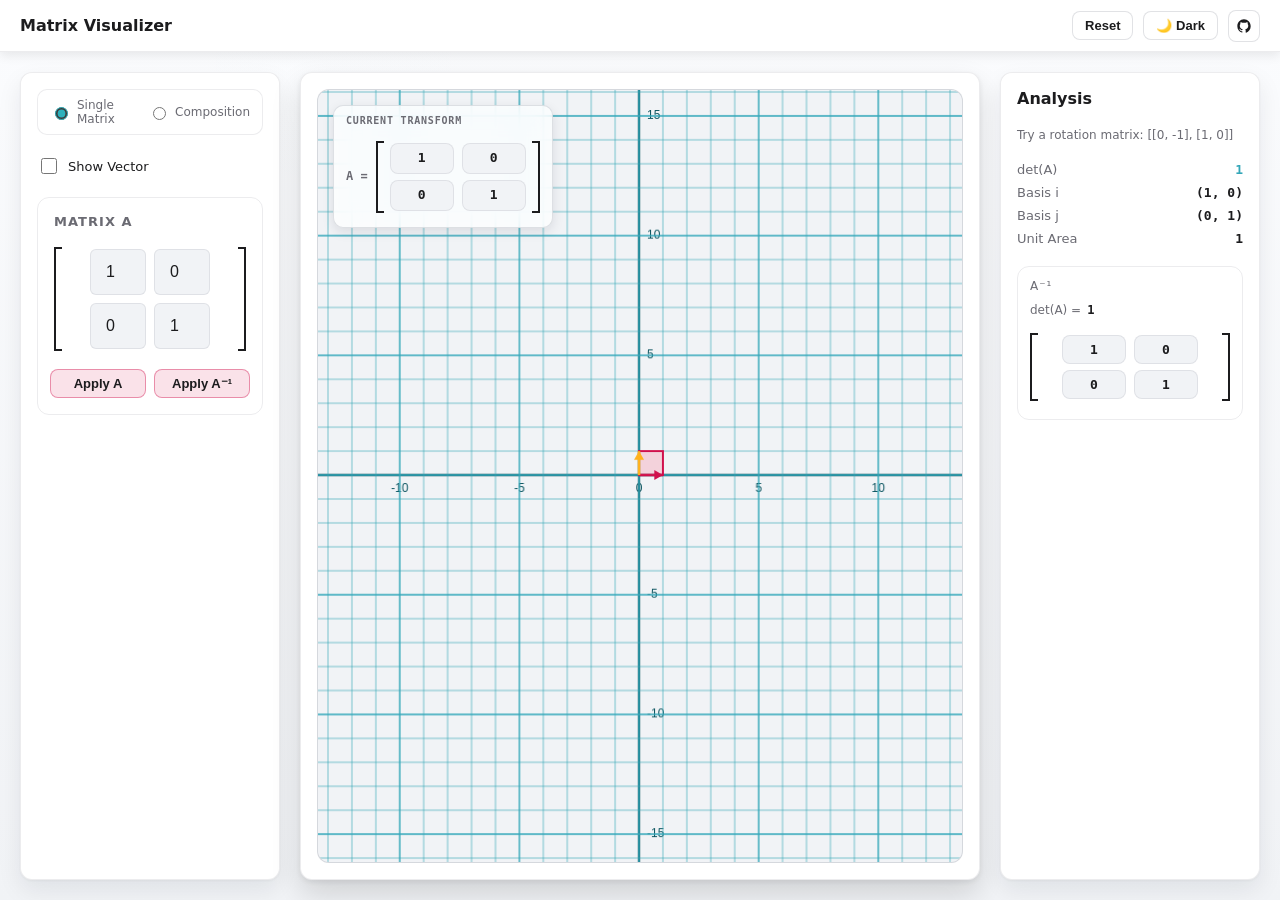
<file: index.html>
<!doctype html>
<html lang="en">
  <head>
    <meta charset="utf-8" />
    <meta name="viewport" content="width=device-width, initial-scale=1" />
    <title>Matrix Linear Transformation Visualizer</title>
    <link rel="stylesheet" href="style.css" />
  </head>
  <body class="light-theme">
    <div class="app">
      <header class="topbar">
        <div class="topbar-title">Matrix Visualizer</div>
        <div class="topbar-actions">
          <button id="reset" class="btn btn-ghost" type="button">Reset</button>
          <button id="themeToggle" class="btn btn-ghost" type="button">🌙 Dark</button>
          <a
            id="githubLink"
            class="btn btn-ghost icon-btn"
            href="https://github.com/Z-ready/matrix-visualizer"
            target="_blank"
            rel="noreferrer"
            aria-label="Open GitHub repository"
          >
            <svg viewBox="0 0 24 24" aria-hidden="true" focusable="false">
              <path
                d="M12 2C6.48 2 2 6.58 2 12.26c0 4.5 2.87 8.32 6.84 9.67.5.1.68-.22.68-.49 0-.24-.01-.88-.01-1.73-2.78.62-3.37-1.37-3.37-1.37-.46-1.18-1.12-1.49-1.12-1.49-.92-.64.07-.63.07-.63 1.02.07 1.55 1.07 1.55 1.07.9 1.58 2.36 1.12 2.94.86.09-.67.35-1.12.64-1.38-2.22-.26-4.56-1.14-4.56-5.06 0-1.12.39-2.03 1.03-2.74-.1-.26-.45-1.3.1-2.71 0 0 .84-.27 2.75 1.05.8-.23 1.65-.34 2.5-.34.85 0 1.7.12 2.5.34 1.9-1.32 2.74-1.05 2.74-1.05.55 1.41.2 2.45.1 2.71.64.71 1.03 1.62 1.03 2.74 0 3.93-2.34 4.79-4.57 5.05.36.32.68.95.68 1.92 0 1.39-.01 2.5-.01 2.84 0 .27.18.6.69.49 3.97-1.35 6.83-5.17 6.83-9.67C22 6.58 17.52 2 12 2z"
              />
            </svg>
          </a>
        </div>
      </header>

      <main class="main-layout">
        <aside class="panel left-panel">
          <div class="section">
            <div class="mode-selector" role="radiogroup" aria-label="Transformation mode">
              <label>
                <input type="radio" name="mode" value="single" checked />
                Single Matrix
              </label>
              <label>
                <input type="radio" name="mode" value="compose" />
                Composition
              </label>
            </div>
          </div>

          <div class="section">
            <label class="toggle">
              <input id="vectorToggle" type="checkbox" />
              <span>Show Vector</span>
            </label>
          </div>

          <div class="matrix-card" id="matrixAControl">
            <div class="card-title">Matrix A</div>
            <div class="matrix-bracket">
              <div class="matrix-input">
                <input id="m11" type="number" step="0.1" value="1" />
                <input id="m12" type="number" step="0.1" value="0" />
                <input id="m21" type="number" step="0.1" value="0" />
                <input id="m22" type="number" step="0.1" value="1" />
              </div>
            </div>
            <div class="card-actions">
              <button id="applyA" class="btn btn-ghost apply-btn">Apply A</button>
              <button id="applyInverse" class="btn btn-ghost apply-btn" type="button">Apply A⁻¹</button>
            </div>
          </div>

          <div class="matrix-card hidden" id="matrixBControl">
            <div class="card-title">Matrix B</div>
            <div class="matrix-bracket">
              <div class="matrix-input">
                <input id="m11b" type="number" step="0.1" value="1" />
                <input id="m12b" type="number" step="0.1" value="0" />
                <input id="m21b" type="number" step="0.1" value="0" />
                <input id="m22b" type="number" step="0.1" value="1" />
              </div>
            </div>
            <div class="card-actions">
              <button id="applyB" class="btn btn-ghost apply-btn hidden">Apply B</button>
              <button id="applyInverseB" class="btn btn-ghost apply-btn" type="button">Apply B⁻¹</button>
            </div>
          </div>

          <div class="section hidden" id="composeActions">
            <button id="applyCompose" class="btn btn-ghost apply-btn hidden">Apply A∘B</button>
          </div>

          <div class="matrix-card" id="vectorPanel">
            <div class="card-title">Vector v</div>
            <div class="vector-input">
              <input id="vX" type="number" step="0.1" value="2" aria-label="Vector x" />
              <input id="vY" type="number" step="0.1" value="1" aria-label="Vector y" />
            </div>
          </div>
        </aside>

        <section class="canvas-area">
          <div class="viz-stage" id="vizStage">
            <div class="canvas-overlay overlay-left" id="currentMatrixOverlay">
              <div class="overlay-title">Current Transform</div>
              <div class="overlay-line inline">
                <span class="overlay-label" id="currentMatrixLabel">A =</span>
                <div class="matrix-bracket overlay-matrix">
                  <div class="matrix-display overlay-matrix-display">
                    <div id="current11" class="matrix-cell overlay-cell">1</div>
                    <div id="current12" class="matrix-cell overlay-cell">0</div>
                    <div id="current21" class="matrix-cell overlay-cell">0</div>
                    <div id="current22" class="matrix-cell overlay-cell">1</div>
                  </div>
                </div>
              </div>
            </div>
            <div class="canvas-overlay overlay-right" id="analysisOverlay">
              <div class="overlay-line" id="vectorResults">
                <div class="equation-line">
                  <span class="equation-label">v =</span>
                  <div class="matrix-bracket overlay-matrix">
                    <div class="matrix-display overlay-matrix-display vector-column">
                      <div id="vectorXDisplay" class="matrix-cell overlay-cell">2</div>
                      <div id="vectorYDisplay" class="matrix-cell overlay-cell">1</div>
                    </div>
                  </div>
                  <span class="equation-operator">→</span>
                  <span class="equation-label">Av =</span>
                  <div class="matrix-bracket overlay-matrix">
                    <div class="matrix-display overlay-matrix-display vector-column">
                      <div id="vectorTXDisplay" class="matrix-cell overlay-cell">2</div>
                      <div id="vectorTYDisplay" class="matrix-cell overlay-cell">1</div>
                    </div>
                  </div>
                </div>
              </div>
              <div class="overlay-line hidden" id="matrixMultiplyPanel">
                <div class="equation-line compact">
                  <div class="matrix-bracket overlay-matrix">
                    <div class="matrix-display overlay-matrix-display">
                      <div id="mulA11" class="matrix-cell overlay-cell">1</div>
                      <div id="mulA12" class="matrix-cell overlay-cell">0</div>
                      <div id="mulA21" class="matrix-cell overlay-cell">0</div>
                      <div id="mulA22" class="matrix-cell overlay-cell">1</div>
                    </div>
                  </div>
                  <span class="equation-operator">×</span>
                  <div class="matrix-bracket overlay-matrix">
                    <div class="matrix-display overlay-matrix-display">
                      <div id="mulB11" class="matrix-cell overlay-cell">1</div>
                      <div id="mulB12" class="matrix-cell overlay-cell">0</div>
                      <div id="mulB21" class="matrix-cell overlay-cell">0</div>
                      <div id="mulB22" class="matrix-cell overlay-cell">1</div>
                    </div>
                  </div>
                  <span class="equation-operator">=</span>
                  <div class="matrix-bracket overlay-matrix">
                    <div class="matrix-display overlay-matrix-display">
                      <div id="mulC11" class="matrix-cell overlay-cell">1</div>
                      <div id="mulC12" class="matrix-cell overlay-cell">0</div>
                      <div id="mulC21" class="matrix-cell overlay-cell">0</div>
                      <div id="mulC22" class="matrix-cell overlay-cell">1</div>
                    </div>
                  </div>
                </div>
              </div>
            </div>
            <canvas id="viz"></canvas>
          </div>
        </section>

        <aside class="panel right-panel">
          <h2>Analysis</h2>
          <div class="hint" id="hint">Try a rotation matrix: [[0, -1], [1, 0]]</div>

          <div class="analysis-group">
            <div class="analysis-row">
              <span>det(A)</span>
              <span id="detDisplay" class="analysis-value det-value">1</span>
            </div>
            <div class="analysis-row">
              <span>Basis i</span>
              <span id="basisIDisplay" class="analysis-value basis-value">(1, 0)</span>
            </div>
            <div class="analysis-row">
              <span>Basis j</span>
              <span id="basisJDisplay" class="analysis-value basis-value">(0, 1)</span>
            </div>
            <div class="analysis-row">
              <span>Unit Area</span>
              <span id="areaDisplay" class="analysis-value area-value">1</span>
            </div>
          </div>

          <div class="inverse-panel">
            <div class="inverse-header">
              <span class="matrix-label">A⁻¹</span>
            </div>
            <div class="inverse-det">
              <span>det(A) =</span>
              <span id="detADisplay" class="inverse-det-value">1</span>
            </div>
            <div class="matrix-bracket">
              <div class="matrix-display">
                <div id="inv11" class="matrix-cell">1</div>
                <div id="inv12" class="matrix-cell">0</div>
                <div id="inv21" class="matrix-cell">0</div>
                <div id="inv22" class="matrix-cell">1</div>
              </div>
            </div>
            <div id="inverseStatus" class="inverse-warning hidden">Inverse: not defined</div>
            <div id="inverseNotice" class="inverse-notice hidden">Inverse does not exist (det(A)=0)</div>
          </div>

          <div class="inverse-panel hidden" id="inversePanelB">
            <div class="inverse-header">
              <span class="matrix-label">B⁻¹</span>
            </div>
            <div class="inverse-det">
              <span>det(B) =</span>
              <span id="detBDisplay" class="inverse-det-value">1</span>
            </div>
            <div class="matrix-bracket">
              <div class="matrix-display">
                <div id="invB11" class="matrix-cell">1</div>
                <div id="invB12" class="matrix-cell">0</div>
                <div id="invB21" class="matrix-cell">0</div>
                <div id="invB22" class="matrix-cell">1</div>
              </div>
            </div>
            <div id="inverseStatusB" class="inverse-warning hidden">B⁻¹: not defined</div>
            <div id="inverseNoticeB" class="inverse-notice hidden">Inverse of B does not exist (det(B)=0)</div>
          </div>

        </aside>
      </main>
    </div>

    <script type="module" src="main.js"></script>
  </body>
</html>
</file>
<file: style.css>
:root {
  --asagi: #33a6b8;
  --ai: #0d5661;
  --shinbashi: #0089a7;
  --tetsuonando: #255359;
  --kamenozoki: #a5dee4;
  --yamabuki: #ffb11b;
  --nanohana: #f7d94c;
  --tamarokoshi: #e8b647;
  --kohbai: #e16b8c;
  --momo: #f596aa;
  --karakurenai: #d0104c;
  --accent: #2cb1bc;
  --accent-strong: #ff6b6b;
  --accent-soft: #f6c453;
  --accent-rgb: 44, 177, 188;
  --accent-strong-rgb: 255, 107, 107;
  --accent-soft-rgb: 246, 196, 83;
  --shadow: rgba(0, 0, 0, 0.08);
  --shadow-strong: rgba(0, 0, 0, 0.16);
  --glow: rgba(51, 166, 184, 0.04);
  --mono: "JetBrains Mono", "SFMono-Regular", ui-monospace, SFMono-Regular, Menlo, Consolas, monospace;
  font-family: "PingFang SC", "PingFang TC", "PingFang HK", "PingFang", "Helvetica Neue", "SF Pro Text", "SF Pro Display", system-ui, sans-serif;
}

*,
*::before,
*::after {
  box-sizing: border-box;
}

html,
body {
  height: 100%;
}

body {
  margin: 0;
  background: var(--bg);
  color: var(--text);
}

.light-theme {
  --bg: #f1f3f6;
  --bg-alt: #fbfcfe;
  --text: #1c1c1e;
  --panel: #ffffff;
  --panel-border: rgba(15, 23, 42, 0.08);
  --muted: #6b6b73;
  --button-bg: #ffffff;
  --button-border: rgba(15, 23, 42, 0.12);
  --button-text: #1c1c1e;
  --button-hover: rgba(15, 23, 42, 0.06);
  --canvas-border: rgba(15, 23, 42, 0.12);
  --divider: rgba(15, 23, 42, 0.08);
  --overlay-bg: rgba(255, 255, 255, 0.78);
  --overlay-border: rgba(15, 23, 42, 0.12);
  --overlay-shadow: rgba(15, 23, 42, 0.1);
  --panel-shadow: 0 10px 24px rgba(15, 23, 42, 0.08), 0 1px 3px rgba(15, 23, 42, 0.05);
  --panel-inset: inset 0 1px 0 rgba(255, 255, 255, 0.9);
}

.dark-theme {
  --bg: #0f1114;
  --bg-alt: #171b20;
  --text: #f2f2f7;
  --panel: #14171b;
  --panel-border: rgba(255, 255, 255, 0.08);
  --muted: #a1a1aa;
  --button-bg: #14171b;
  --button-border: rgba(255, 255, 255, 0.12);
  --button-text: #f2f2f7;
  --button-hover: rgba(255, 255, 255, 0.08);
  --canvas-border: rgba(255, 255, 255, 0.12);
  --divider: rgba(255, 255, 255, 0.1);
  --overlay-bg: rgba(20, 23, 28, 0.78);
  --overlay-border: rgba(255, 255, 255, 0.16);
  --overlay-shadow: rgba(0, 0, 0, 0.4);
  --panel-shadow: 0 14px 28px rgba(0, 0, 0, 0.45), 0 2px 6px rgba(0, 0, 0, 0.3);
  --panel-inset: inset 0 1px 0 rgba(255, 255, 255, 0.04);
}

.hidden {
  display: none !important;
}

.app {
  min-height: 100vh;
  display: flex;
  flex-direction: column;
  background: linear-gradient(180deg, var(--bg-alt), var(--bg));
  position: relative;
  overflow: hidden;
}

.app::before {
  content: "";
  position: absolute;
  inset: -10% -10% auto -10%;
  height: 50%;
  background: radial-gradient(circle at 30% 35%, var(--glow), transparent 70%);
  pointer-events: none;
  opacity: 0.06;
}

.app > * {
  position: relative;
  z-index: 1;
}

.topbar {
  height: 52px;
  padding: 0 20px;
  display: flex;
  align-items: center;
  justify-content: space-between;
  border-bottom: 1px solid var(--divider);
  background: var(--panel);
  font-weight: 600;
  box-shadow: 0 4px 10px rgba(0, 0, 0, 0.08);
  backdrop-filter: blur(14px);
  -webkit-backdrop-filter: blur(14px);
}

.topbar-title {
  font-size: 16px;
}

.topbar-actions {
  display: flex;
  align-items: center;
  gap: 10px;
}

.main-layout {
  flex: 1;
  min-height: 0;
  display: flex;
  gap: 20px;
  padding: 20px;
}

.panel {
  background: var(--panel);
  border: 1px solid var(--panel-border);
  border-radius: 12px;
  padding: 16px;
  display: flex;
  flex-direction: column;
  gap: 20px;
  min-height: 0;
  overflow: auto;
  box-shadow: var(--panel-shadow);
  position: relative;
}

.panel::after {
  content: "";
  position: absolute;
  inset: 0;
  border-radius: 12px;
  box-shadow: var(--panel-inset);
  pointer-events: none;
}

.left-panel,
.right-panel {
  width: 260px;
}

.canvas-area {
  flex: 1;
  min-width: 0;
  display: flex;
  align-items: center;
  justify-content: center;
  padding: 16px;
  background: var(--panel);
  border: 1px solid var(--panel-border);
  border-radius: 12px;
  box-shadow: 0 14px 30px rgba(0, 0, 0, 0.14), 0 2px 6px rgba(0, 0, 0, 0.08);
  position: relative;
  overflow: hidden;
}

.canvas-area::before {
  content: "";
  position: absolute;
  inset: 0;
  background: linear-gradient(160deg, rgba(255, 255, 255, 0.18), transparent 55%);
  pointer-events: none;
  opacity: 0.3;
}

.viz-stage {
  width: 100%;
  height: 100%;
  min-height: 320px;
  position: relative;
}

canvas.fade-reset {
  animation: resetFade 360ms ease-in-out;
  will-change: opacity;
}

@keyframes resetFade {
  0% {
    opacity: 1;
  }
  50% {
    opacity: 0;
  }
  100% {
    opacity: 1;
  }
}

.canvas-overlay {
  position: absolute;
  padding: 8px 12px;
  border-radius: 10px;
  background: var(--overlay-bg);
  border: 1px solid var(--overlay-border);
  box-shadow: 0 4px 12px var(--overlay-shadow);
  backdrop-filter: blur(12px) saturate(160%);
  -webkit-backdrop-filter: blur(12px) saturate(160%);
  font-family: var(--mono);
  font-size: 11px;
  line-height: 1.3;
  pointer-events: none;
  display: flex;
  flex-direction: column;
  gap: 8px;
  max-width: 70%;
}

.overlay-left {
  top: 16px;
  left: 16px;
  font-size: 12px;
}

.overlay-right {
  top: 16px;
  right: 16px;
  font-size: 11px;
}

.overlay-title {
  font-family: inherit;
  font-size: 10px;
  letter-spacing: 0.08em;
  text-transform: uppercase;
  color: var(--muted);
  font-weight: 600;
}

.overlay-line {
  display: flex;
  flex-direction: column;
  gap: 6px;
}

.overlay-line.inline {
  flex-direction: row;
  align-items: center;
  gap: 8px;
}

.equation-line {
  display: inline-flex;
  align-items: center;
  gap: 6px;
}

.equation-line.compact {
  font-size: 10px;
}

.overlay-label,
.equation-label {
  color: var(--muted);
  font-weight: 600;
}

.equation-operator {
  color: var(--muted);
  font-weight: 600;
}

.overlay-matrix {
  padding: 3px 8px;
}

.overlay-matrix-display {
  gap: 3px 5px;
}

.overlay-cell {
  min-width: 32px;
  padding: 3px 5px;
  font-size: 11px;
  border-radius: 6px;
}

.vector-column {
  grid-template-columns: 1fr;
}

canvas {
  width: 100%;
  height: 100%;
  display: block;
  border-radius: 12px;
  background: var(--bg);
  border: 1px solid var(--canvas-border);
  touch-action: none;
}

.section {
  display: flex;
  flex-direction: column;
  gap: 12px;
}

#composeActions {
  align-items: center;
}

.mode-selector {
  display: inline-flex;
  align-items: center;
  gap: 10px;
  padding: 8px 12px;
  border-radius: 10px;
  border: 1px solid var(--panel-border);
  background: var(--panel);
  font-size: 12px;
  color: var(--muted);
}

.mode-selector label {
  display: inline-flex;
  align-items: center;
  gap: 6px;
  cursor: pointer;
}

.mode-selector input[type="radio"] {
  accent-color: var(--accent);
}

.toggle {
  display: inline-flex;
  align-items: center;
  gap: 8px;
  font-size: 13px;
  color: var(--text);
}

.toggle input[type="checkbox"] {
  width: 16px;
  height: 16px;
  accent-color: var(--accent);
}

.matrix-card {
  padding: 16px;
  border-radius: 12px;
  border: 1px solid var(--panel-border);
  display: flex;
  flex-direction: column;
  gap: 12px;
}

.card-title {
  font-size: 13px;
  font-weight: 600;
  color: var(--muted);
  text-transform: uppercase;
  letter-spacing: 0.08em;
}

.matrix-bracket {
  position: relative;
  padding: 8px 14px;
  display: inline-flex;
  align-items: center;
  justify-content: center;
  color: var(--text);
}

.matrix-bracket::before,
.matrix-bracket::after {
  content: "";
  position: absolute;
  top: 6px;
  bottom: 6px;
  width: 8px;
  border-top: 2px solid currentColor;
  border-bottom: 2px solid currentColor;
}

.matrix-bracket::before {
  left: 0;
  border-left: 2px solid currentColor;
}

.matrix-bracket::after {
  right: 0;
  border-right: 2px solid currentColor;
}

.matrix-input {
  display: grid;
  grid-template-columns: repeat(2, 56px);
  gap: 8px;
  justify-items: center;
}

.matrix-input input[type="number"] {
  width: 56px;
  height: 46px;
  padding: 4px;
  border-radius: 6px;
  border: 1px solid var(--panel-border);
  background: var(--bg);
  color: var(--text);
  font-size: 16px;
  text-align: center;
  transition: border-color 0.2s ease, box-shadow 0.2s ease;
}

.matrix-input input[type="number"]:focus {
  outline: none;
  border-color: rgba(var(--accent-rgb), 0.7);
  box-shadow: 0 0 0 3px rgba(var(--accent-rgb), 0.2);
}

.card-actions {
  display: flex;
  gap: 8px;
  flex-wrap: nowrap;
  justify-content: center;
}

.vector-input {
  display: grid;
  grid-template-columns: 56px;
  gap: 8px;
  justify-content: start;
  justify-items: center;
}

.vector-input input[type="number"] {
  width: 56px;
  height: 46px;
  padding: 4px;
  border-radius: 6px;
  border: 1px solid var(--panel-border);
  background: var(--bg);
  color: var(--text);
  font-size: 16px;
  text-align: center;
  transition: border-color 0.2s ease, box-shadow 0.2s ease;
}

.vector-input input[type="number"]:focus {
  outline: none;
  border-color: rgba(var(--accent-rgb), 0.7);
  box-shadow: 0 0 0 3px rgba(var(--accent-rgb), 0.2);
}

.btn {
  display: inline-flex;
  align-items: center;
  justify-content: center;
  gap: 8px;
  padding: 6px 12px;
  border-radius: 8px;
  border: 1px solid var(--button-border);
  background: var(--button-bg);
  color: var(--button-text);
  font-size: 13px;
  font-weight: 600;
  cursor: pointer;
  text-decoration: none;
  transition: background 0.2s ease, box-shadow 0.2s ease, border-color 0.2s ease;
}

.btn svg {
  width: 16px;
  height: 16px;
  fill: currentColor;
}

.btn:hover {
  background: var(--button-hover);
}

.btn:focus-visible {
  outline: none;
  box-shadow: 0 0 0 3px rgba(var(--accent-rgb), 0.22);
}

.apply-btn {
  background: rgba(208, 16, 76, 0.12);
  border: 1px solid rgba(208, 16, 76, 0.4);
  font-weight: 600;
  min-width: 96px;
  text-align: center;
}

.apply-btn:hover {
  background: rgba(208, 16, 76, 0.2);
}

.btn:disabled {
  opacity: 0.5;
  cursor: not-allowed;
}

.icon-btn {
  padding: 6px;
  width: 32px;
  height: 32px;
  justify-content: center;
}

.right-panel h2 {
  margin: 0;
  font-size: 16px;
}

.hint {
  color: var(--muted);
  font-size: 12px;
}

.analysis-group {
  display: flex;
  flex-direction: column;
  gap: 8px;
}

.analysis-row {
  display: flex;
  align-items: center;
  justify-content: space-between;
  gap: 8px;
  font-size: 13px;
  color: var(--muted);
}

.analysis-value {
  font-family: var(--mono);
  color: var(--text);
  font-weight: 600;
}

.det-positive {
  color: var(--asagi);
}

.det-negative {
  color: var(--karakurenai);
}

.det-zero {
  color: var(--muted);
}

.vector-controls {
  display: grid;
  grid-template-columns: repeat(2, 1fr);
  gap: 8px;
}

.vector-controls input[type="number"] {
  width: 100%;
  height: 36px;
  padding: 4px;
  border-radius: 6px;
  border: 1px solid var(--panel-border);
  background: var(--bg);
  color: var(--text);
  font-size: 14px;
  text-align: center;
  transition: border-color 0.2s ease, box-shadow 0.2s ease;
}

.vector-controls input[type="number"]:focus {
  outline: none;
  border-color: rgba(var(--accent-rgb), 0.7);
  box-shadow: 0 0 0 3px rgba(var(--accent-rgb), 0.2);
}

.matrix-input input[type="number"],
.vector-input input[type="number"],
.vector-controls input[type="number"] {
  caret-color: var(--accent);
}

.matrix-input input[type="number"]::selection,
.vector-input input[type="number"]::selection,
.vector-controls input[type="number"]::selection {
  background: rgba(var(--accent-rgb), 0.25);
  color: var(--text);
}

.vector-value {
  font-family: var(--mono);
  font-size: 13px;
  color: var(--text);
}

.vector-display {
  display: flex;
  flex-direction: column;
  gap: 12px;
}

.vector-block {
  display: flex;
  align-items: center;
  gap: 8px;
}

.vector-label {
  font-size: 12px;
  color: var(--muted);
  min-width: 36px;
}

.vector-matrix {
  display: grid;
  grid-template-columns: 1fr;
  gap: 6px;
  font-family: var(--mono);
}

.inverse-panel {
  display: flex;
  flex-direction: column;
  gap: 10px;
  padding: 12px;
  border-radius: 12px;
  border: 1px solid var(--panel-border);
}

.inverse-header {
  display: flex;
  align-items: center;
  justify-content: space-between;
}

.matrix-label {
  font-size: 12px;
  color: var(--muted);
  text-transform: uppercase;
  letter-spacing: 0.08em;
}

.inverse-det {
  display: flex;
  align-items: center;
  gap: 6px;
  font-size: 12px;
  color: var(--muted);
}

.inverse-det-value {
  font-family: var(--mono);
  font-weight: 600;
  color: var(--text);
}

.matrix-display {
  display: grid;
  grid-template-columns: repeat(2, minmax(0, 1fr));
  gap: 6px 8px;
  font-family: var(--mono);
  justify-items: center;
}

.matrix-cell {
  min-width: 64px;
  padding: 6px 8px;
  border-radius: 8px;
  border: 1px solid var(--panel-border);
  background: var(--bg);
  font-size: 13px;
  font-weight: 600;
  text-align: center;
}

.inverse-notice,
.inverse-warning {
  font-size: 12px;
  font-weight: 600;
  color: var(--karakurenai);
  padding: 6px 8px;
  border-radius: 8px;
  border: 1px solid rgba(208, 16, 76, 0.4);
  background: rgba(208, 16, 76, 0.12);
}

.matrix-multiply {
  display: flex;
  align-items: center;
  gap: 14px;
  flex-wrap: wrap;
  padding: 12px;
  border-radius: 12px;
  border: 1px solid var(--panel-border);
}

.matrix-block {
  display: flex;
  flex-direction: column;
  align-items: center;
  gap: 6px;
}

.matrix-title {
  font-size: 11px;
  color: var(--muted);
  text-transform: uppercase;
  letter-spacing: 0.08em;
}

.matrix-operator {
  font-size: 18px;
  font-weight: 600;
  color: var(--muted);
}

.highlight-update {
  animation: highlightFade 0.7s ease;
}

@keyframes highlightFade {
  0% {
    background-color: rgba(var(--accent-soft-rgb), 0.35);
  }
  100% {
    background-color: transparent;
  }
}

@media (max-width: 1000px) {
  .main-layout {
    flex-direction: column;
    padding: 16px;
    gap: 16px;
  }

  .left-panel,
  .right-panel {
    width: 100%;
  }

  .canvas-area {
    order: 1;
    min-height: 48vh;
  }

  .left-panel {
    order: 2;
  }

  .right-panel {
    order: 3;
  }
}

@media (max-width: 720px) {
  .topbar {
    height: auto;
    padding: 12px 16px;
    flex-wrap: wrap;
    gap: 10px;
  }

  .topbar-actions {
    flex-wrap: wrap;
    gap: 8px;
  }

  .main-layout {
    padding: 12px;
    gap: 12px;
  }

  .panel {
    padding: 12px;
    gap: 16px;
  }

  .canvas-overlay {
    max-width: 90%;
    font-size: 10px;
  }

  .overlay-left,
  .overlay-right {
    font-size: 10px;
  }

  .overlay-right {
    top: auto;
    bottom: 12px;
  }

  .matrix-input {
    grid-template-columns: repeat(2, 46px);
  }

  .matrix-input input[type="number"] {
    width: 46px;
    height: 42px;
    font-size: 14px;
  }

  .vector-input input[type="number"] {
    width: 46px;
    height: 42px;
    font-size: 14px;
  }

  .btn {
    padding: 8px 12px;
  }

  .analysis-row {
    flex-wrap: wrap;
  }
}

@media (max-width: 520px) {
  .topbar-title {
    font-size: 14px;
  }

  .mode-selector {
    flex-wrap: wrap;
  }

  .matrix-input {
    grid-template-columns: repeat(2, 42px);
    gap: 6px;
  }

  .matrix-input input[type="number"] {
    width: 42px;
    height: 38px;
    font-size: 13px;
  }

  .vector-input {
    grid-template-columns: 44px;
  }

  .vector-input input[type="number"] {
    width: 44px;
    height: 38px;
    font-size: 13px;
  }

  .matrix-cell {
    min-width: 52px;
  }

  .canvas-area {
    min-height: 46vh;
    padding: 12px;
  }
}
</file>
